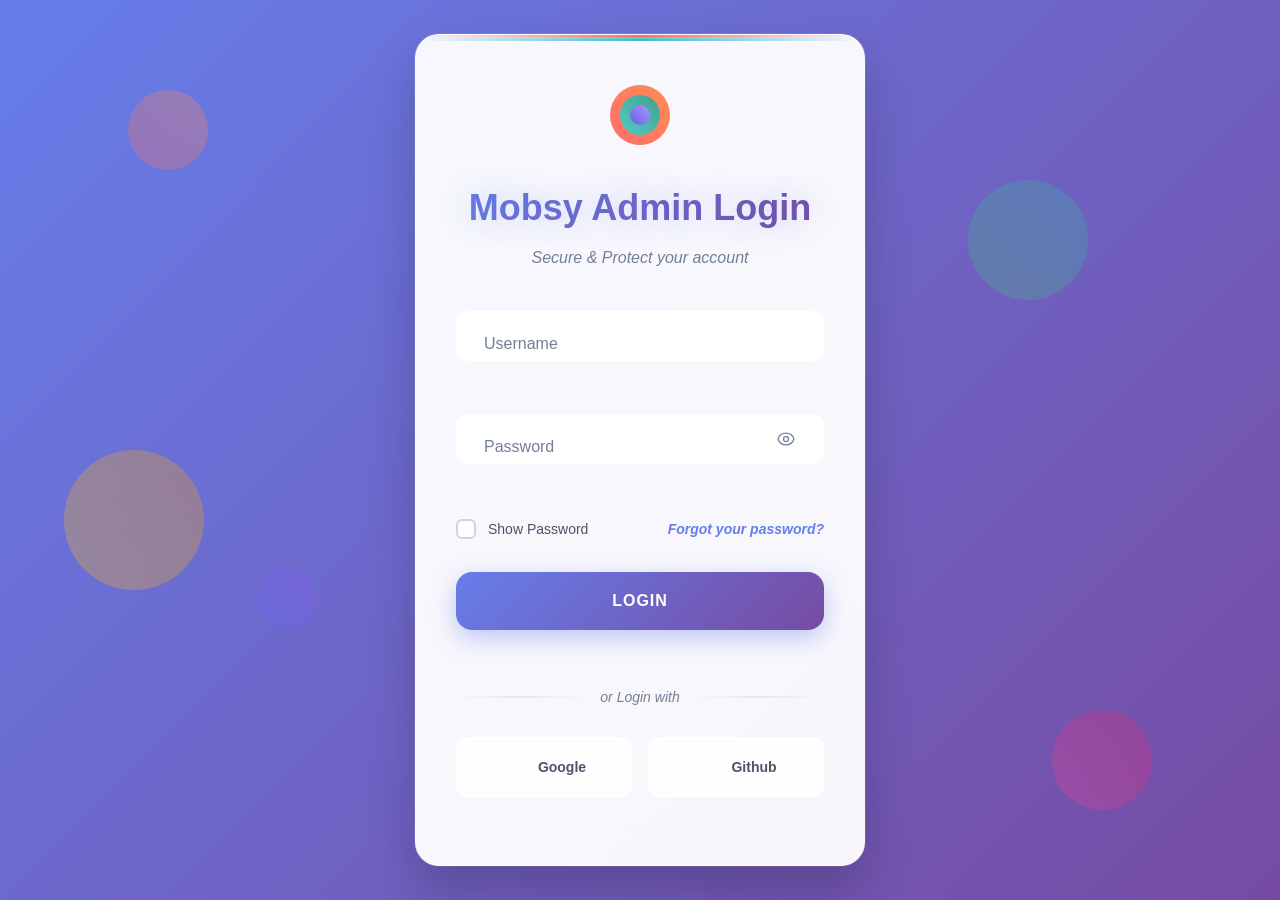
<file: login.html>
<!DOCTYPE html>
<html lang="en">
<head>
    <meta charset="UTF-8">
    <meta name="viewport" content="width=device-width, initial-scale=1.0">
    <title>Creative Login Form</title>
    <link rel="stylesheet" href="login.css">
</head>
<body>
    <div class="creative-bg">
        <div class="floating-shapes">
            <div class="shape shape-1"></div>
            <div class="shape shape-2"></div>
            <div class="shape shape-3"></div>
            <div class="shape shape-4"></div>
            <div class="shape shape-5"></div>
        </div>
    </div>

    <div class="login-container">
        <div class="login-card">
            <div class="card-decoration">
                <div class="deco-line line-1"></div>
                <div class="deco-line line-2"></div>
                <div class="deco-line line-3"></div>
            </div>
            
            <div class="login-header">
                <div class="creative-logo">
                    <div class="logo-circle circle-1"></div>
                    <div class="logo-circle circle-2"></div>
                    <div class="logo-circle circle-3"></div>
                </div>
                <h2>Mobsy Admin Login</h2>
                <p>Secure & Protect your account</p>
            </div>
            
            <form class="login-form" id="loginForm" novalidate>
                <div class="form-group">
                    <div class="input-wrapper">
                        <div class="input-decoration"></div>
                        <input type="email" id="email" name="email" required autocomplete="email">
                        <label for="email">Username</label>
                        <div class="input-waves">
                            <div class="wave wave-1"></div>
                            <div class="wave wave-2"></div>
                            <div class="wave wave-3"></div>
                        </div>
                    </div>
                    <span class="error-message" id="emailError"></span>
                </div>

                <div class="form-group">
                    <div class="input-wrapper password-wrapper">
                        <div class="input-decoration"></div>
                        <input type="password" id="password" name="password" required autocomplete="current-password">
                        <label for="password">Password</label>
                        <button type="button" class="password-toggle" id="passwordToggle" aria-label="Toggle password visibility">
                            <span class="toggle-icon"></span>
                        </button>
                        <div class="input-waves">
                            <div class="wave wave-1"></div>
                            <div class="wave wave-2"></div>
                            <div class="wave wave-3"></div>
                        </div>
                    </div>
                    <span class="error-message" id="passwordError"></span>
                </div>

                <div class="form-options">
                    <div class="remember-wrapper">
                        <input type="checkbox" id="remember" name="remember">
                        <label for="remember" class="checkbox-label">
                            <div class="checkbox-creative">
                                <div class="check-mark"></div>
                            </div>
                            Show Password
                        </label>
                    </div>
                    <a href="#" class="forgot-password">Forgot your password?</a>
                </div>

                <button type="submit" class="login-btn">
                    <span class="btn-bg"></span>
                    <span class="btn-text">Login</span>
                    <span class="btn-loader">
                        <div class="loader-dot dot-1"></div>
                        <div class="loader-dot dot-2"></div>
                        <div class="loader-dot dot-3"></div>
                    </span>
                </button>
            </form>

            <div class="divider">
                <div class="divider-line"></div>
                <span>or Login with</span>
                <div class="divider-line"></div>
            </div>

            <div class="creative-social">
                <button type="button" class="social-btn google-btn">
                    <div class="social-icon google-icon"></div>
                    <span>Google</span>
                </button>
                <button type="button" class="social-btn github-btn">
                    <div class="social-icon github-icon"></div>
                    <span>Github</span>
                </button>
            </div>



            <div class="success-message" id="successMessage">
                <div class="success-animation">
                    <div class="success-circle"></div>
                    <div class="success-checkmark">✓</div>
                </div>
                <h3>Welcome</h3>
                <p>Entering your Admin Panel</p>
            </div>
        </div>
    </div>

    <script src="login.js"></script>
</body>
</html>
</file>
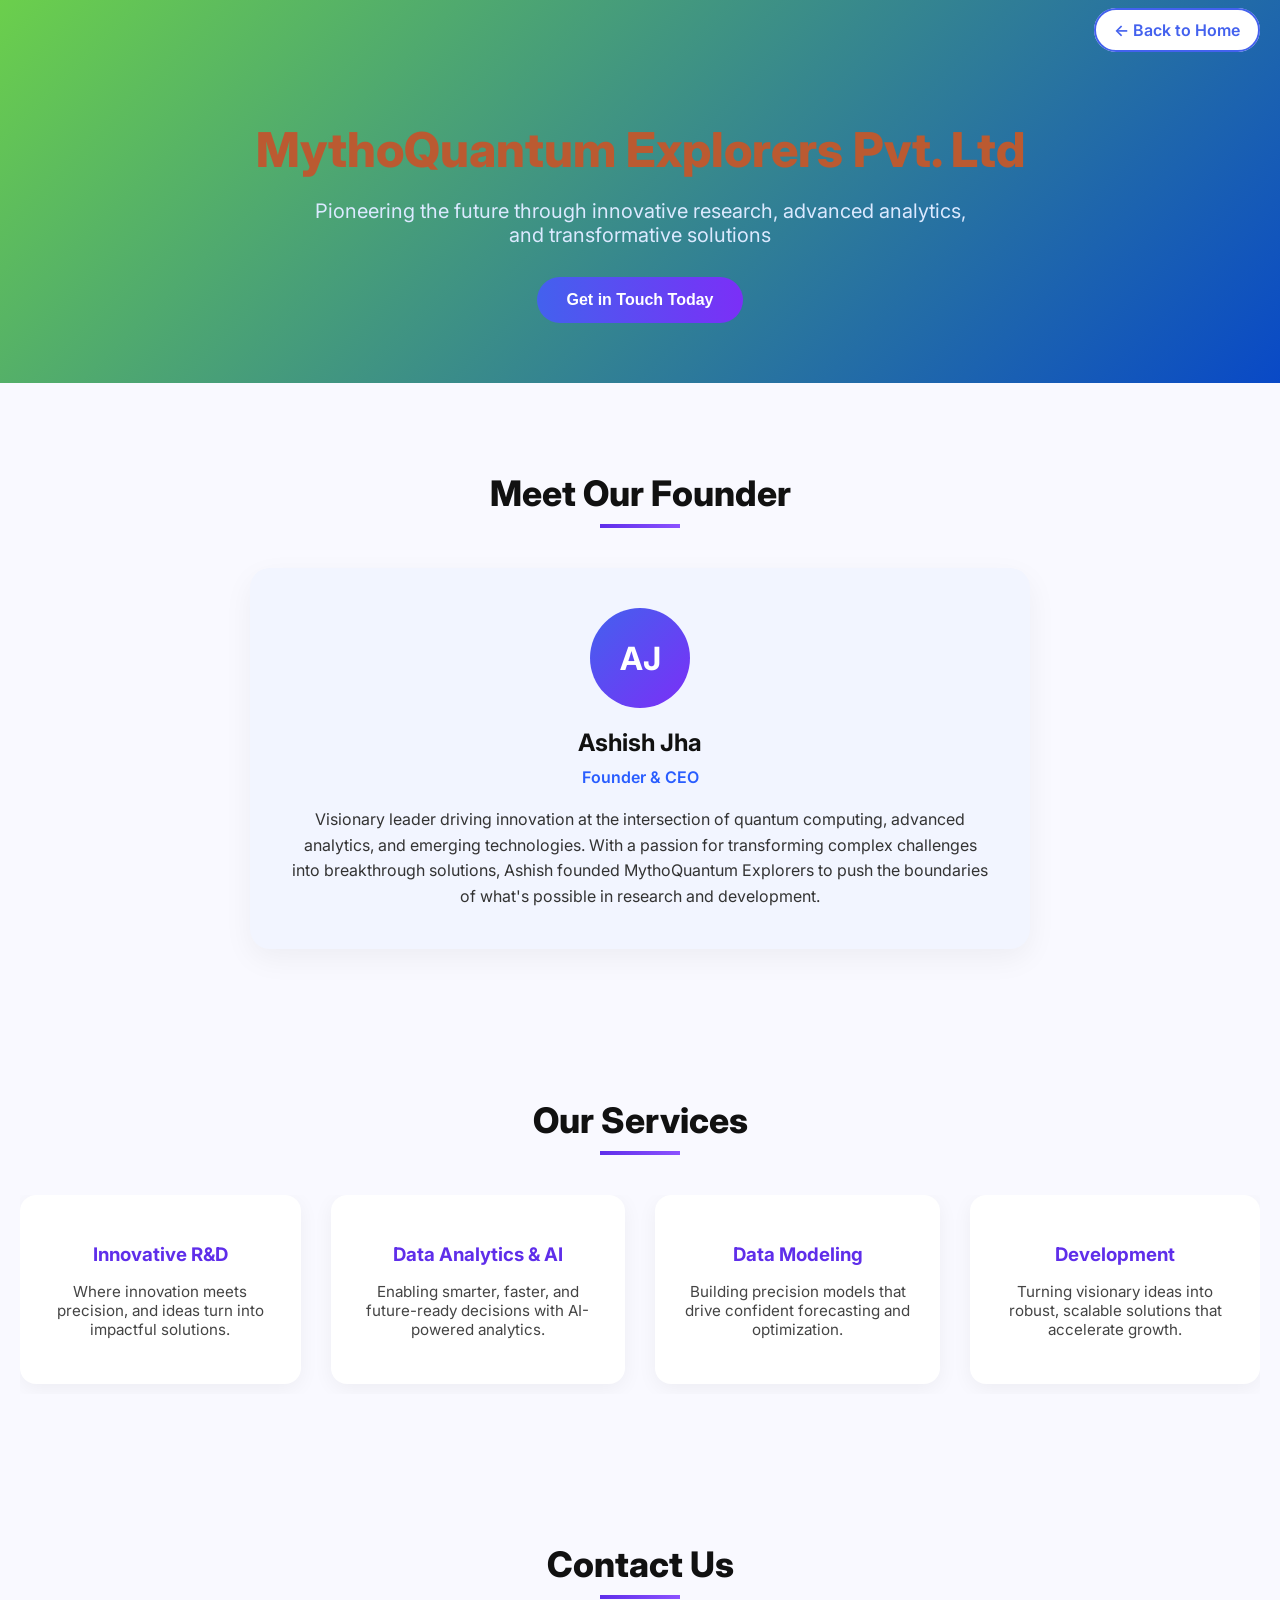
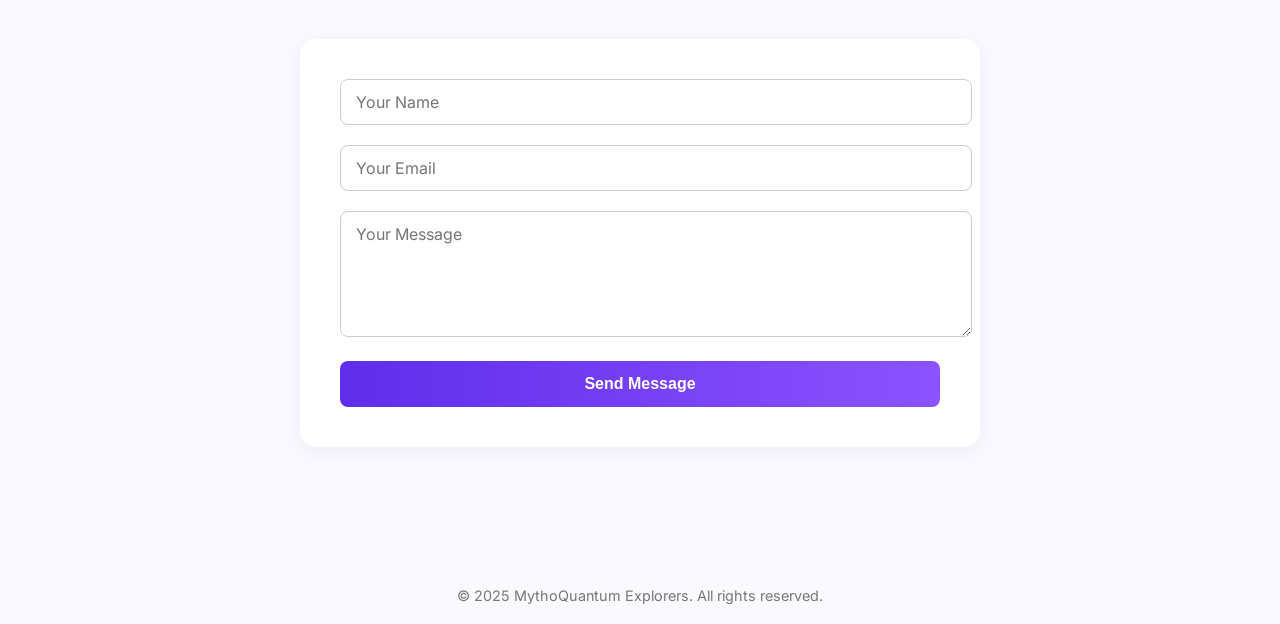
<file: MythoContact.html>
<!DOCTYPE html>
<html lang="en">
<head>
  <meta charset="UTF-8" />
  <meta name="viewport" content="width=device-width, initial-scale=1.0"/>
  <title>Contact Us - MythoQuantum Explorers</title>
  <link href="https://fonts.googleapis.com/css2?family=Inter:wght@400;600;800&display=swap" rel="stylesheet">
  <style>
    body {
      margin: 0;
      font-family: 'Inter', sans-serif;
      background-color: #f9f9ff;
      color: #111;
    }

    .hero {
      background: linear-gradient(135deg, #6bcf4c, #0949c7);
      color: #d5c6ff;
      text-align: center;
      padding: 80px 20px 60px;
    }

    .hero h1 {
      font-size: 3rem;
      font-weight: 800;
      color: #bb5a31;
      margin-bottom: 20px;
    }

    .hero p {
      font-size: 1.25rem;
      color: #dbe9ff;
      max-width: 800px;
      margin: auto;
    }

    .hero button {
      margin-top: 30px;
      padding: 14px 30px;
      font-size: 1rem;
      font-weight: 600;
      border: none;
      border-radius: 30px;
      background: linear-gradient(to right, #4361ee, #7b2ff7);
      color: #fff;
      cursor: pointer;
      transition: 0.3s ease;
    }

    .hero button:hover {
      background: linear-gradient(to right, #7b2ff7, #4361ee);
    }

    .section {
      padding: 60px 20px;
      text-align: center;
    }

    .section h2 {
      font-size: 2.2rem;
      font-weight: 800;
      position: relative;
      display: inline-block;
      margin-bottom: 40px;
    }

    .section h2::after {
      content: '';
      display: block;
      height: 4px;
      width: 80px;
      background: linear-gradient(to right, #5f2eea, #8c52ff);
      margin: 10px auto 0;
    }

    .founder-card {
      max-width: 700px;
      margin: auto;
      background: #f2f5ff;
      border-radius: 20px;
      padding: 40px;
      box-shadow: 0 10px 30px rgba(0,0,0,0.05);
    }

    .avatar {
      width: 100px;
      height: 100px;
      margin: auto;
      background: linear-gradient(135deg, #4361ee, #7b2ff7);
      border-radius: 50%;
      display: flex;
      align-items: center;
      justify-content: center;
      color: white;
      font-size: 2rem;
      font-weight: bold;
    }

    .founder-name {
      font-size: 1.5rem;
      font-weight: 700;
      margin: 20px 0 10px;
    }

    .founder-role {
      color: #295dff;
      font-weight: 600;
      margin-bottom: 20px;
    }

    .founder-description {
      font-size: 1rem;
      color: #333;
      line-height: 1.6;
    }

  .services {
  display: flex;
  flex-direction: row;
  justify-content: center;
  flex-wrap: nowrap;
  gap: 30px;
  overflow-x: auto;
  padding-bottom: 10px;
  max-width: 100%;
}


    .service-box {
      background: #fff;
      border-radius: 16px;
      padding: 30px;
      box-shadow: 0 5px 20px rgba(0,0,0,0.05);
      transition: 0.3s ease;
    }

    .service-box:hover {
      transform: translateY(-5px);
    }

    .service-box h3 {
      color: #5f2eea;
      margin-bottom: 15px;
    }

    .service-box p {
      font-size: 0.95rem;
      color: #444;
    }

    .contact-form {
      max-width: 600px;
      margin: auto;
      background: #fff;
      padding: 40px;
      border-radius: 16px;
      box-shadow: 0 5px 20px rgba(0,0,0,0.05);
    }

    .contact-form input,
    .contact-form textarea {
      width: 100%;
      padding: 12px 15px;
      margin-bottom: 20px;
      border: 1px solid #ccc;
      border-radius: 8px;
      font-family: inherit;
      font-size: 1rem;
    }

    .contact-form button {
      width: 100%;
      background: linear-gradient(to right, #5f2eea, #8c52ff);
      color: #fff;
      padding: 14px;
      font-size: 1rem;
      font-weight: bold;
      border: none;
      border-radius: 8px;
      cursor: pointer;
      transition: 0.3s ease;
    }

    .contact-form button:hover {
      background: linear-gradient(to right, #8c52ff, #5f2eea);
    }

    footer {
      margin-top: 60px;
      text-align: center;
      padding: 20px;
      font-size: 0.9rem;
      color: #777;
    }
    .top-right-btn {
  position: absolute;
  top: 20px;
  right: 20px;
}

.top-right-btn a {
  background: #fff;
  color: #4361ee;
  padding: 10px 18px;
  font-weight: 600;
  text-decoration: none;
  border-radius: 30px;
  border: 2px solid #4361ee;
  transition: 0.3s ease;
}

.top-right-btn a:hover {
  background: #4361ee;
  color: #fff;
}

  </style>
</head>
<body>

  <section class="hero">
    <div class="top-right-btn">
  <a href="index.html">← Back to Home</a>
</div>

    <h1>MythoQuantum Explorers Pvt. Ltd</h1>
    <p>Pioneering the future through innovative research, advanced analytics,<br/> and transformative solutions</p>
    <button onclick="document.getElementById('contact').scrollIntoView({behavior: 'smooth'})">Get in Touch Today</button>
  </section>

  <section class="section">
    <h2>Meet Our Founder</h2>
    <div class="founder-card">
      <div class="avatar">AJ</div>
      <div class="founder-name">Ashish Jha</div>
      <div class="founder-role">Founder & CEO</div>
      <div class="founder-description">
        Visionary leader driving innovation at the intersection of quantum computing, advanced analytics, and emerging technologies.
        With a passion for transforming complex challenges into breakthrough solutions, Ashish founded MythoQuantum Explorers
        to push the boundaries of what's possible in research and development.
      </div>
    </div>
  </section>

  <section class="section">
    <h2>Our Services</h2>
    <div class="services">
      <div class="service-box">
        <h3>Innovative R&D</h3>
        <p>Where innovation meets precision, and ideas turn into impactful solutions.</p>
      </div>
      <div class="service-box">
        <h3>Data Analytics & AI</h3>
        <p>Enabling smarter, faster, and future-ready decisions with AI-powered analytics.</p>
      </div>
      <div class="service-box">
        <h3>Data Modeling</h3>
        <p>Building precision models that drive confident forecasting and optimization.</p>
      </div>
      <div class="service-box">
        <h3>Development</h3>
        <p>Turning visionary ideas into robust, scalable solutions that accelerate growth.</p>
      </div>
    </div>
  </section>

  <section id="contact" class="section">
    <h2>Contact Us</h2>
    <form class="contact-form">
      <input type="text" placeholder="Your Name" required />
      <input type="email" placeholder="Your Email" required />
      <textarea rows="5" placeholder="Your Message" required></textarea>
      <button type="submit">Send Message</button>
    </form>
  </section>

  <footer>
    &copy; 2025 MythoQuantum Explorers. All rights reserved.
  </footer>

  <script>
    // Simple feedback on submit
    document.querySelector('.contact-form').addEventListener('submit', function(e) {
      e.preventDefault();
      alert("Thanks for reaching out! We'll get back to you soon.");
      this.reset();
    });
  </script>

</body>
</html>
</file>
<file: login.css>
/* Creative Login Form - Complete & Self-Contained */

* {
    margin: 0;
    padding: 0;
    box-sizing: border-box;
}

body {
    font-family: 'Helvetica Neue', Arial, sans-serif;
    background: linear-gradient(135deg, #667eea 0%, #764ba2 100%);
    min-height: 100vh;
    display: flex;
    align-items: center;
    justify-content: center;
    padding: 20px;
    line-height: 1.6;
    overflow-x: hidden;
    position: relative;
}

/* Creative Background */
.creative-bg {
    position: fixed;
    top: 0;
    left: 0;
    width: 100%;
    height: 100%;
    pointer-events: none;
    z-index: 1;
}

.floating-shapes {
    position: relative;
    width: 100%;
    height: 100%;
}

.shape {
    position: absolute;
    border-radius: 50%;
    background: rgba(255, 255, 255, 0.1);
    animation: float 20s ease-in-out infinite;
}

.shape-1 {
    width: 80px;
    height: 80px;
    top: 10%;
    left: 10%;
    background: linear-gradient(45deg, rgba(255, 107, 107, 0.3), rgba(255, 142, 83, 0.3));
    animation-delay: 0s;
}

.shape-2 {
    width: 120px;
    height: 120px;
    top: 20%;
    right: 15%;
    background: linear-gradient(45deg, rgba(72, 187, 120, 0.3), rgba(56, 178, 172, 0.3));
    animation-delay: -5s;
}

.shape-3 {
    width: 60px;
    height: 60px;
    bottom: 30%;
    left: 20%;
    background: linear-gradient(45deg, rgba(99, 102, 241, 0.3), rgba(139, 92, 246, 0.3));
    animation-delay: -10s;
}

.shape-4 {
    width: 100px;
    height: 100px;
    bottom: 10%;
    right: 10%;
    background: linear-gradient(45deg, rgba(236, 72, 153, 0.3), rgba(219, 39, 119, 0.3));
    animation-delay: -15s;
}

.shape-5 {
    width: 140px;
    height: 140px;
    top: 50%;
    left: 5%;
    background: linear-gradient(45deg, rgba(251, 191, 36, 0.3), rgba(245, 158, 11, 0.3));
    animation-delay: -7s;
}

@keyframes float {
    0%, 100% { transform: translateY(0px) translateX(0px) rotate(0deg); }
    25% { transform: translateY(-30px) translateX(20px) rotate(90deg); }
    50% { transform: translateY(-60px) translateX(-10px) rotate(180deg); }
    75% { transform: translateY(-20px) translateX(-30px) rotate(270deg); }
}

.login-container {
    width: 100%;
    max-width: 450px;
    position: relative;
    z-index: 10;
}

.login-card {
    background: rgba(255, 255, 255, 0.95);
    backdrop-filter: blur(20px);
    border: 1px solid rgba(255, 255, 255, 0.3);
    border-radius: 24px;
    padding: 40px;
    box-shadow: 
        0 25px 50px rgba(0, 0, 0, 0.2),
        0 0 0 1px rgba(255, 255, 255, 0.1);
    position: relative;
    overflow: hidden;
    transition: all 0.5s cubic-bezier(0.4, 0, 0.2, 1);
}

.login-card:hover {
    transform: translateY(-8px) scale(1.02);
    box-shadow: 
        0 35px 70px rgba(0, 0, 0, 0.3),
        0 0 0 1px rgba(255, 255, 255, 0.2);
}

/* Card Decoration */
.card-decoration {
    position: absolute;
    top: 0;
    left: 0;
    right: 0;
    height: 6px;
    overflow: hidden;
}

.deco-line {
    position: absolute;
    height: 2px;
    background: linear-gradient(90deg, transparent, currentColor, transparent);
    animation: colorShift 8s ease-in-out infinite;
}

.line-1 {
    top: 0;
    width: 100%;
    color: #ff6b6b;
    animation-delay: 0s;
}

.line-2 {
    top: 2px;
    width: 100%;
    color: #4ecdc4;
    animation-delay: -2s;
}

.line-3 {
    top: 4px;
    width: 100%;
    color: #45b7d1;
    animation-delay: -4s;
}

@keyframes colorShift {
    0%, 100% { opacity: 0.3; transform: translateX(-100%); }
    50% { opacity: 1; transform: translateX(100%); }
}

.login-header {
    text-align: center;
    margin-bottom: 40px;
}

.creative-logo {
    position: relative;
    width: 80px;
    height: 80px;
    margin: 0 auto 24px;
    display: flex;
    align-items: center;
    justify-content: center;
}

.logo-circle {
    position: absolute;
    border-radius: 50%;
    animation: logoSpin 15s linear infinite;
}

.circle-1 {
    width: 60px;
    height: 60px;
    background: linear-gradient(45deg, #ff6b6b, #ff8e53);
    animation-delay: 0s;
}

.circle-2 {
    width: 40px;
    height: 40px;
    background: linear-gradient(45deg, #4ecdc4, #44a08d);
    animation-delay: -5s;
}

.circle-3 {
    width: 20px;
    height: 20px;
    background: linear-gradient(45deg, #6c5ce7, #a29bfe);
    animation-delay: -10s;
}

@keyframes logoSpin {
    0% { transform: rotate(0deg) scale(1); }
    50% { transform: rotate(180deg) scale(1.1); }
    100% { transform: rotate(360deg) scale(1); }
}

.login-header h2 {
    color: #2d3748;
    font-size: 2.25rem;
    font-weight: 700;
    margin-bottom: 8px;
    background: linear-gradient(135deg, #667eea 0%, #764ba2 100%);
    -webkit-background-clip: text;
    background-clip: text;
    -webkit-text-fill-color: transparent;
    text-shadow: 0 0 30px rgba(102, 126, 234, 0.3);
}

.login-header p {
    color: #718096;
    font-size: 16px;
    font-weight: 400;
    font-style: italic;
}

/* Form Group & Input Styles */
.form-group {
    margin-bottom: 28px;
    position: relative;
}

.input-wrapper {
    position: relative;
    display: flex;
    flex-direction: column;
}

.input-decoration {
    position: absolute;
    top: 0;
    left: 0;
    right: 0;
    height: 4px;
    background: linear-gradient(90deg, #ff6b6b, #4ecdc4, #45b7d1, #6c5ce7);
    background-size: 300% 100%;
    border-radius: 12px 12px 0 0;
    opacity: 0;
    animation: gradientShift 5s ease infinite;
    transition: opacity 0.3s ease;
}

@keyframes gradientShift {
    0% { background-position: 0% 50%; }
    50% { background-position: 100% 50%; }
    100% { background-position: 0% 50%; }
}

.input-wrapper input {
    background: rgba(255, 255, 255, 0.9);
    border: 2px solid rgba(255, 255, 255, 0.3);
    border-radius: 12px;
    padding: 20px 20px 8px 20px;
    color: #2d3748;
    font-size: 16px;
    font-weight: 400;
    transition: all 0.4s cubic-bezier(0.4, 0, 0.2, 1);
    width: 100%;
    outline: none;
    backdrop-filter: blur(10px);
}

.input-wrapper input:focus {
    background: rgba(255, 255, 255, 1);
    border-color: transparent;
    transform: translateY(-2px);
    box-shadow: 0 10px 30px rgba(102, 126, 234, 0.2);
}

.input-wrapper input:focus ~ .input-decoration {
    opacity: 1;
}

.input-wrapper input:focus + label,
.input-wrapper input:valid + label {
    transform: translateY(-36px) translateX(8px) scale(0.85);
    color: #667eea;
    font-weight: 600;
}

.input-wrapper label {
    position: absolute;
    left: 20px;
    top: 20px;
    color: #718096;
    font-size: 16px;
    font-weight: 500;
    transition: all 0.4s cubic-bezier(0.4, 0, 0.2, 1);
    pointer-events: none;
    transform-origin: left top;
    background: rgba(255, 255, 255, 0.9);
    padding: 0 8px;
    border-radius: 4px;
}

/* Input Waves */
.input-waves {
    position: absolute;
    bottom: 0;
    left: 0;
    right: 0;
    height: 4px;
    overflow: hidden;
    border-radius: 0 0 12px 12px;
}

.wave {
    position: absolute;
    bottom: 0;
    height: 2px;
    width: 0;
    background: linear-gradient(90deg, transparent, currentColor, transparent);
    transition: all 0.6s cubic-bezier(0.4, 0, 0.2, 1);
}

.wave-1 { color: #ff6b6b; }
.wave-2 { color: #4ecdc4; }
.wave-3 { color: #45b7d1; }

.input-wrapper input:focus ~ .input-waves .wave {
    width: 100%;
    animation: waveRipple 1.5s ease-in-out;
}

@keyframes waveRipple {
    0% { transform: translateX(-100%); }
    100% { transform: translateX(100%); }
}

/* Password Toggle */
.password-wrapper input {
    padding-right: 60px;
}

.password-toggle {
    position: absolute;
    right: 20px;
    top: 50%;
    transform: translateY(-50%);
    background: none;
    border: none;
    cursor: pointer;
    padding: 8px;
    color: #718096;
    transition: all 0.3s ease;
    border-radius: 8px;
    z-index: 2;
}

.password-toggle:hover {
    color: #667eea;
    background: rgba(102, 126, 234, 0.1);
    transform: translateY(-50%) scale(1.1);
}

.toggle-icon {
    display: block;
    width: 20px;
    height: 20px;
    background-image: url("data:image/svg+xml,%3csvg xmlns='http://www.w3.org/2000/svg' fill='none' viewBox='0 0 24 24' stroke='%23718096' stroke-width='1.5'%3e%3cpath stroke-linecap='round' stroke-linejoin='round' d='M15 12a3 3 0 11-6 0 3 3 0 016 0z'/%3e%3cpath stroke-linecap='round' stroke-linejoin='round' d='M2.458 12C3.732 7.943 7.523 5 12 5c4.478 0 8.268 2.943 9.542 7-1.274 4.057-5.064 7-9.542 7-4.477 0-8.268-2.943-9.542-7z'/%3e%3c/svg%3e");
    background-size: contain;
    background-repeat: no-repeat;
    background-position: center;
    transition: all 0.3s ease;
}

.password-toggle:hover .toggle-icon {
    background-image: url("data:image/svg+xml,%3csvg xmlns='http://www.w3.org/2000/svg' fill='none' viewBox='0 0 24 24' stroke='%23667eea' stroke-width='1.5'%3e%3cpath stroke-linecap='round' stroke-linejoin='round' d='M15 12a3 3 0 11-6 0 3 3 0 016 0z'/%3e%3cpath stroke-linecap='round' stroke-linejoin='round' d='M2.458 12C3.732 7.943 7.523 5 12 5c4.478 0 8.268 2.943 9.542 7-1.274 4.057-5.064 7-9.542 7-4.477 0-8.268-2.943-9.542-7z'/%3e%3c/svg%3e");
}

.toggle-icon.show-password {
    background-image: url("data:image/svg+xml,%3csvg xmlns='http://www.w3.org/2000/svg' fill='none' viewBox='0 0 24 24' stroke='%23718096' stroke-width='1.5'%3e%3cpath stroke-linecap='round' stroke-linejoin='round' d='M3.98 8.223A10.477 10.477 0 001.934 12C3.226 16.338 7.244 19.5 12 19.5c.993 0 1.953-.138 2.863-.395M6.228 6.228A10.45 10.45 0 0112 4.5c4.756 0 8.773 3.162 10.065 7.498a10.523 10.523 0 01-4.293 5.774M6.228 6.228L3 3m3.228 3.228l3.65 3.65m7.894 7.894L21 21m-3.228-3.228l-3.65-3.65m0 0a3 3 0 11-4.243-4.243m4.242 4.242L9.88 9.88'/%3e%3c/svg%3e");
}

/* Form Options */
.form-options {
    display: flex;
    justify-content: space-between;
    align-items: center;
    margin-bottom: 32px;
    flex-wrap: wrap;
    gap: 16px;
}

.remember-wrapper {
    display: flex;
    align-items: center;
    gap: 12px;
    cursor: pointer;
}

.remember-wrapper input[type="checkbox"] {
    display: none;
}

.checkbox-creative {
    width: 20px;
    height: 20px;
    border: 2px solid #cbd5e1;
    border-radius: 6px;
    display: flex;
    align-items: center;
    justify-content: center;
    transition: all 0.4s cubic-bezier(0.4, 0, 0.2, 1);
    flex-shrink: 0;
    background: rgba(255, 255, 255, 0.9);
    position: relative;
    overflow: hidden;
}

.checkbox-creative::before {
    content: '';
    position: absolute;
    top: 0;
    left: -100%;
    width: 100%;
    height: 100%;
    background: linear-gradient(90deg, #ff6b6b, #4ecdc4, #45b7d1);
    transition: left 0.5s ease;
}

.remember-wrapper input[type="checkbox"]:checked + .checkbox-label .checkbox-creative {
    border-color: transparent;
    transform: scale(1.1) rotate(360deg);
}

.remember-wrapper input[type="checkbox"]:checked + .checkbox-label .checkbox-creative::before {
    left: 0;
}

.check-mark {
    color: white;
    font-size: 12px;
    font-weight: bold;
    opacity: 0;
    transform: scale(0);
    transition: all 0.3s cubic-bezier(0.68, -0.55, 0.265, 1.55);
    position: relative;
    z-index: 1;
}

.remember-wrapper input[type="checkbox"]:checked + .checkbox-label .check-mark {
    opacity: 1;
    transform: scale(1);
}

.checkbox-label {
    color: #4a5568;
    font-size: 14px;
    font-weight: 500;
    cursor: pointer;
    user-select: none;
    display: flex;
    align-items: center;
    gap: 12px;
    transition: color 0.3s ease;
}

.remember-wrapper:hover .checkbox-label {
    color: #667eea;
}

.forgot-password {
    color: #667eea;
    text-decoration: none;
    font-size: 14px;
    font-weight: 600;
    transition: all 0.3s ease;
    position: relative;
    font-style: italic;
}

.forgot-password::after {
    content: '';
    position: absolute;
    bottom: -2px;
    left: 0;
    width: 0;
    height: 2px;
    background: linear-gradient(90deg, #ff6b6b, #4ecdc4);
    transition: width 0.4s cubic-bezier(0.4, 0, 0.2, 1);
}

.forgot-password:hover::after {
    width: 100%;
}

.forgot-password:hover {
    color: #553c9a;
    transform: translateY(-1px);
}

/* Creative Login Button */
.login-btn {
    width: 100%;
    background: linear-gradient(135deg, #667eea 0%, #764ba2 100%);
    border: none;
    border-radius: 16px;
    padding: 20px 32px;
    color: white;
    font-size: 16px;
    font-weight: 600;
    cursor: pointer;
    transition: all 0.4s cubic-bezier(0.4, 0, 0.2, 1);
    position: relative;
    margin-bottom: 28px;
    overflow: hidden;
    text-transform: uppercase;
    letter-spacing: 1px;
    box-shadow: 0 8px 25px rgba(102, 126, 234, 0.4);
}

.btn-bg {
    position: absolute;
    top: 0;
    left: -100%;
    width: 100%;
    height: 100%;
    background: linear-gradient(135deg, #ff6b6b, #4ecdc4, #45b7d1, #6c5ce7);
    background-size: 300% 100%;
    animation: gradientShift 3s ease infinite;
    transition: left 0.6s cubic-bezier(0.4, 0, 0.2, 1);
}

.login-btn:hover .btn-bg {
    left: 0;
}

.login-btn:hover {
    transform: translateY(-3px) scale(1.02);
    box-shadow: 0 15px 40px rgba(102, 126, 234, 0.6);
}

.login-btn:active {
    transform: translateY(-1px) scale(1.01);
}

.btn-text {
    position: relative;
    z-index: 2;
    transition: opacity 0.3s ease;
}

/* Creative Loading */
.btn-loader {
    position: absolute;
    top: 50%;
    left: 50%;
    transform: translate(-50%, -50%);
    display: flex;
    gap: 4px;
    opacity: 0;
    transition: opacity 0.3s ease;
    z-index: 2;
}

.loader-dot {
    width: 8px;
    height: 8px;
    border-radius: 50%;
    background: white;
    animation: dotBounce 1.4s ease-in-out infinite;
}

.dot-1 { animation-delay: 0s; }
.dot-2 { animation-delay: 0.2s; }
.dot-3 { animation-delay: 0.4s; }

@keyframes dotBounce {
    0%, 80%, 100% { transform: scale(0.8); opacity: 0.5; }
    40% { transform: scale(1.2); opacity: 1; }
}

.login-btn.loading .btn-text {
    opacity: 0;
}

.login-btn.loading .btn-loader {
    opacity: 1;
}

/* Creative Divider */
.divider {
    display: flex;
    align-items: center;
    margin: 28px 0;
    gap: 16px;
}

.divider-line {
    flex: 1;
    height: 2px;
    background: linear-gradient(90deg, transparent, #e2e8f0, transparent);
    position: relative;
    overflow: hidden;
}

.divider-line::after {
    content: '';
    position: absolute;
    top: 0;
    left: -100%;
    width: 100%;
    height: 100%;
    background: linear-gradient(90deg, transparent, #667eea, transparent);
    animation: shimmer 3s ease-in-out infinite;
}

@keyframes shimmer {
    0% { left: -100%; }
    100% { left: 100%; }
}

.divider span {
    color: #718096;
    font-size: 14px;
    font-weight: 500;
    font-style: italic;
    white-space: nowrap;
}

/* Creative Social */
.creative-social {
    display: flex;
    gap: 16px;
    margin-bottom: 28px;
}

.social-btn {
    flex: 1;
    background: rgba(255, 255, 255, 0.9);
    border: 2px solid rgba(255, 255, 255, 0.3);
    border-radius: 12px;
    padding: 16px;
    color: #4a5568;
    font-size: 14px;
    font-weight: 600;
    cursor: pointer;
    transition: all 0.4s cubic-bezier(0.4, 0, 0.2, 1);
    display: flex;
    align-items: center;
    justify-content: center;
    gap: 12px;
    position: relative;
    overflow: hidden;
}

.social-btn::before {
    content: '';
    position: absolute;
    top: 0;
    left: -100%;
    width: 100%;
    height: 100%;
    background: linear-gradient(135deg, currentColor, transparent);
    opacity: 0.1;
    transition: left 0.5s ease;
}

.social-btn:hover::before {
    left: 0;
}

.social-btn:hover {
    transform: translateY(-2px) scale(1.05);
    box-shadow: 0 8px 25px rgba(0, 0, 0, 0.15);
}

.social-icon {
    width: 24px;
    height: 24px;
    border-radius: 6px;
    background-size: contain;
    background-repeat: no-repeat;
    background-position: center;
}

.behance-btn { color: #1769ff; }
.behance-icon { background: linear-gradient(135deg, #1769ff, #4285f4); }

.dribbble-btn { color: #ea4c89; }
.dribbble-icon { background: linear-gradient(135deg, #ea4c89, #f73859); }

/* Signup Link */
.signup-link {
    text-align: center;
}

.signup-link p {
    color: #718096;
    font-size: 14px;
    font-style: italic;
}

.signup-link a {
    color: #667eea;
    text-decoration: none;
    font-weight: 600;
    transition: all 0.3s ease;
    position: relative;
}

.signup-link a::after {
    content: '✨';
    opacity: 0;
    transform: translateX(-10px);
    transition: all 0.3s ease;
}

.signup-link a:hover::after {
    opacity: 1;
    transform: translateX(4px);
}

.signup-link a:hover {
    color: #553c9a;
    text-shadow: 0 0 10px rgba(102, 126, 234, 0.3);
}

/* Error States */
.error-message {
    color: #e53e3e;
    font-size: 12px;
    font-weight: 500;
    margin-top: 8px;
    margin-left: 8px;
    opacity: 0;
    transform: translateY(-10px);
    transition: all 0.3s ease;
    background: rgba(229, 62, 62, 0.1);
    padding: 6px 12px;
    border-radius: 8px;
    border-left: 4px solid #e53e3e;
}

.error-message.show {
    opacity: 1;
    transform: translateY(0);
}

.form-group.error .input-wrapper input {
    border-color: #e53e3e;
    background: rgba(229, 62, 62, 0.05);
    animation: shake 0.5s ease-in-out;
}

@keyframes shake {
    0%, 100% { transform: translateX(0); }
    25% { transform: translateX(-5px); }
    75% { transform: translateX(5px); }
}

/* Creative Success Message */
.success-message {
    display: none;
    text-align: center;
    padding: 40px 20px;
    opacity: 0;
    transform: translateY(20px);
    transition: all 0.6s cubic-bezier(0.4, 0, 0.2, 1);
}

.success-message.show {
    display: block;
    opacity: 1;
    transform: translateY(0);
}

.success-animation {
    position: relative;
    width: 80px;
    height: 80px;
    margin: 0 auto 24px;
}

.success-circle {
    width: 80px;
    height: 80px;
    border-radius: 50%;
    background: linear-gradient(135deg, #48bb78, #38a169);
    position: absolute;
    animation: successPulse 0.8s cubic-bezier(0.68, -0.55, 0.265, 1.55);
    box-shadow: 0 0 30px rgba(72, 187, 120, 0.5);
}

.success-checkmark {
    position: absolute;
    top: 50%;
    left: 50%;
    transform: translate(-50%, -50%);
    color: white;
    font-size: 32px;
    font-weight: bold;
    animation: checkmarkPop 0.6s cubic-bezier(0.68, -0.55, 0.265, 1.55) 0.3s both;
}

@keyframes successPulse {
    0% { transform: scale(0); }
    50% { transform: scale(1.1); }
    100% { transform: scale(1); }
}

@keyframes checkmarkPop {
    0% { transform: translate(-50%, -50%) scale(0); }
    50% { transform: translate(-50%, -50%) scale(1.3); }
    100% { transform: translate(-50%, -50%) scale(1); }
}

.success-message h3 {
    color: #2d3748;
    font-size: 1.5rem;
    font-weight: 700;
    margin-bottom: 8px;
    background: linear-gradient(135deg, #48bb78, #38a169);
    -webkit-background-clip: text;
    background-clip: text;
    -webkit-text-fill-color: transparent;
}

.success-message p {
    color: #718096;
    font-size: 16px;
    font-style: italic;
}

/* Mobile Responsive */
@media (max-width: 480px) {
    body {
        padding: 16px;
    }
    
    .login-card {
        padding: 28px;
        border-radius: 20px;
    }
    
    .login-header h2 {
        font-size: 1.875rem;
    }
    
    .creative-logo {
        width: 64px;
        height: 64px;
    }
    
    .circle-1 { width: 48px; height: 48px; }
    .circle-2 { width: 32px; height: 32px; }
    .circle-3 { width: 16px; height: 16px; }
    
    .form-options {
        flex-direction: column;
        align-items: flex-start;
        gap: 20px;
    }
    
    .creative-social {
        flex-direction: column;
    }
    
    .floating-shapes .shape {
        opacity: 0.5;
    }
}
.google-icon {
    background-image: url('https://www.svgrepo.com/show/475656/google-color.svg');
}

.github-icon {
    background-image: url('https://www.svgrepo.com/show/512317/github-142.svg');
}
</file>
